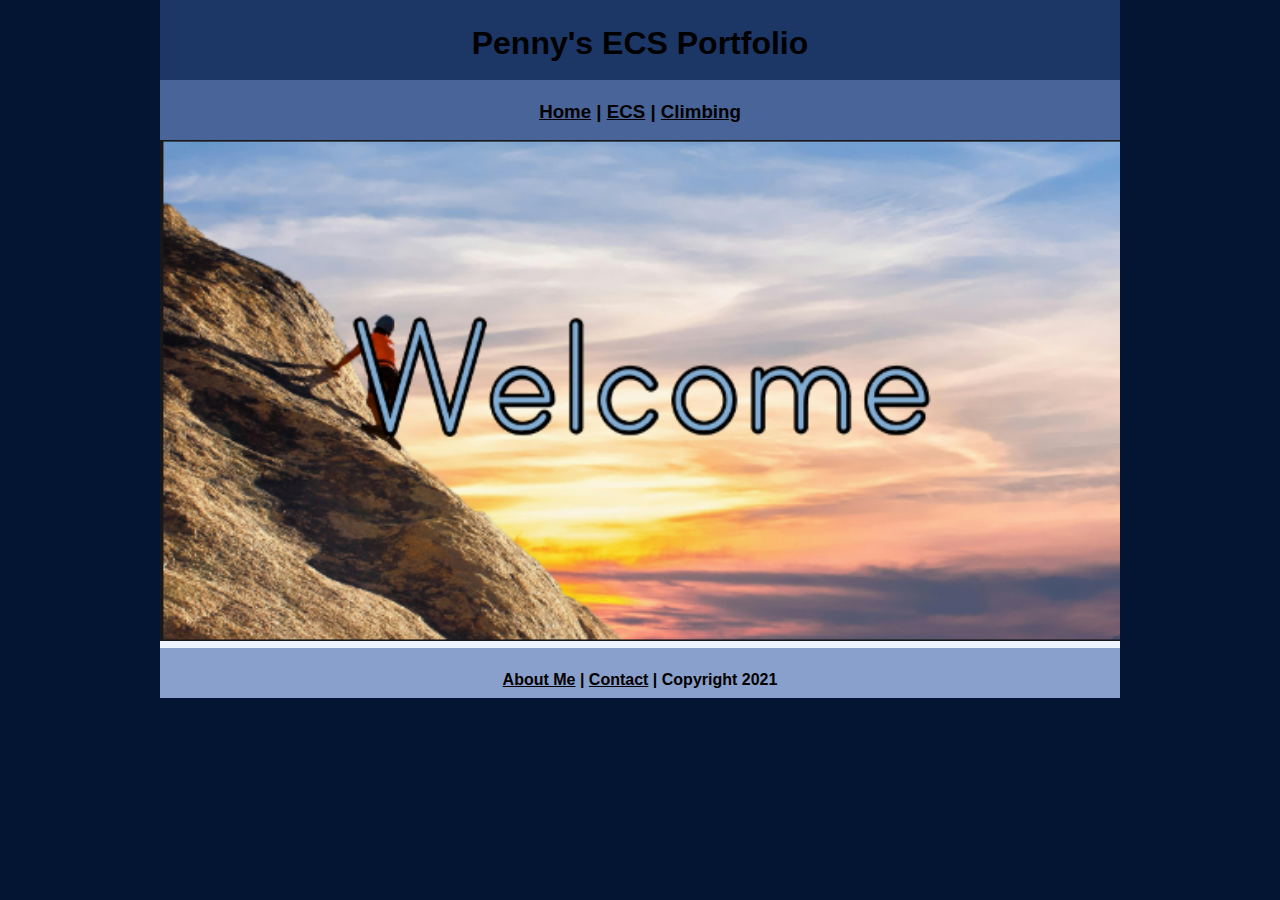
<file: index.html>
<!DOCTYPE html>
<html class="homePage">
<head>
	<!-- This is a comment! Text here will be ignored by the browser. -->
	<meta charset="UTF-8">
	<title> Penny's ECS Porfolio </title>
	<link href="myCSS.css" rel="stylesheet" type="text/css">
</head>
<body>
<div class="container">
  <div class="header">
  	<h1> Penny's ECS Portfolio </h1>
  </div>
  <div class="nav">
    <h3> <a href="index.html">Home</a> | <a href="ecs/index.html">ECS</a> | <a href="climbing/index.html">Climbing</a> </h3>
  </div>
  <div class="content">
	  <img src="images/welcome.png" alt="Welcome" width="960" >
  </div>
  <div class="footer">
    <h4> <a href="aboutme.html">About Me</a> | <a href="mailto:9632278@graniteschools.org">Contact</a> | Copyright 2021</h4>
  </div>
</div>
</body>
</html>
</file>
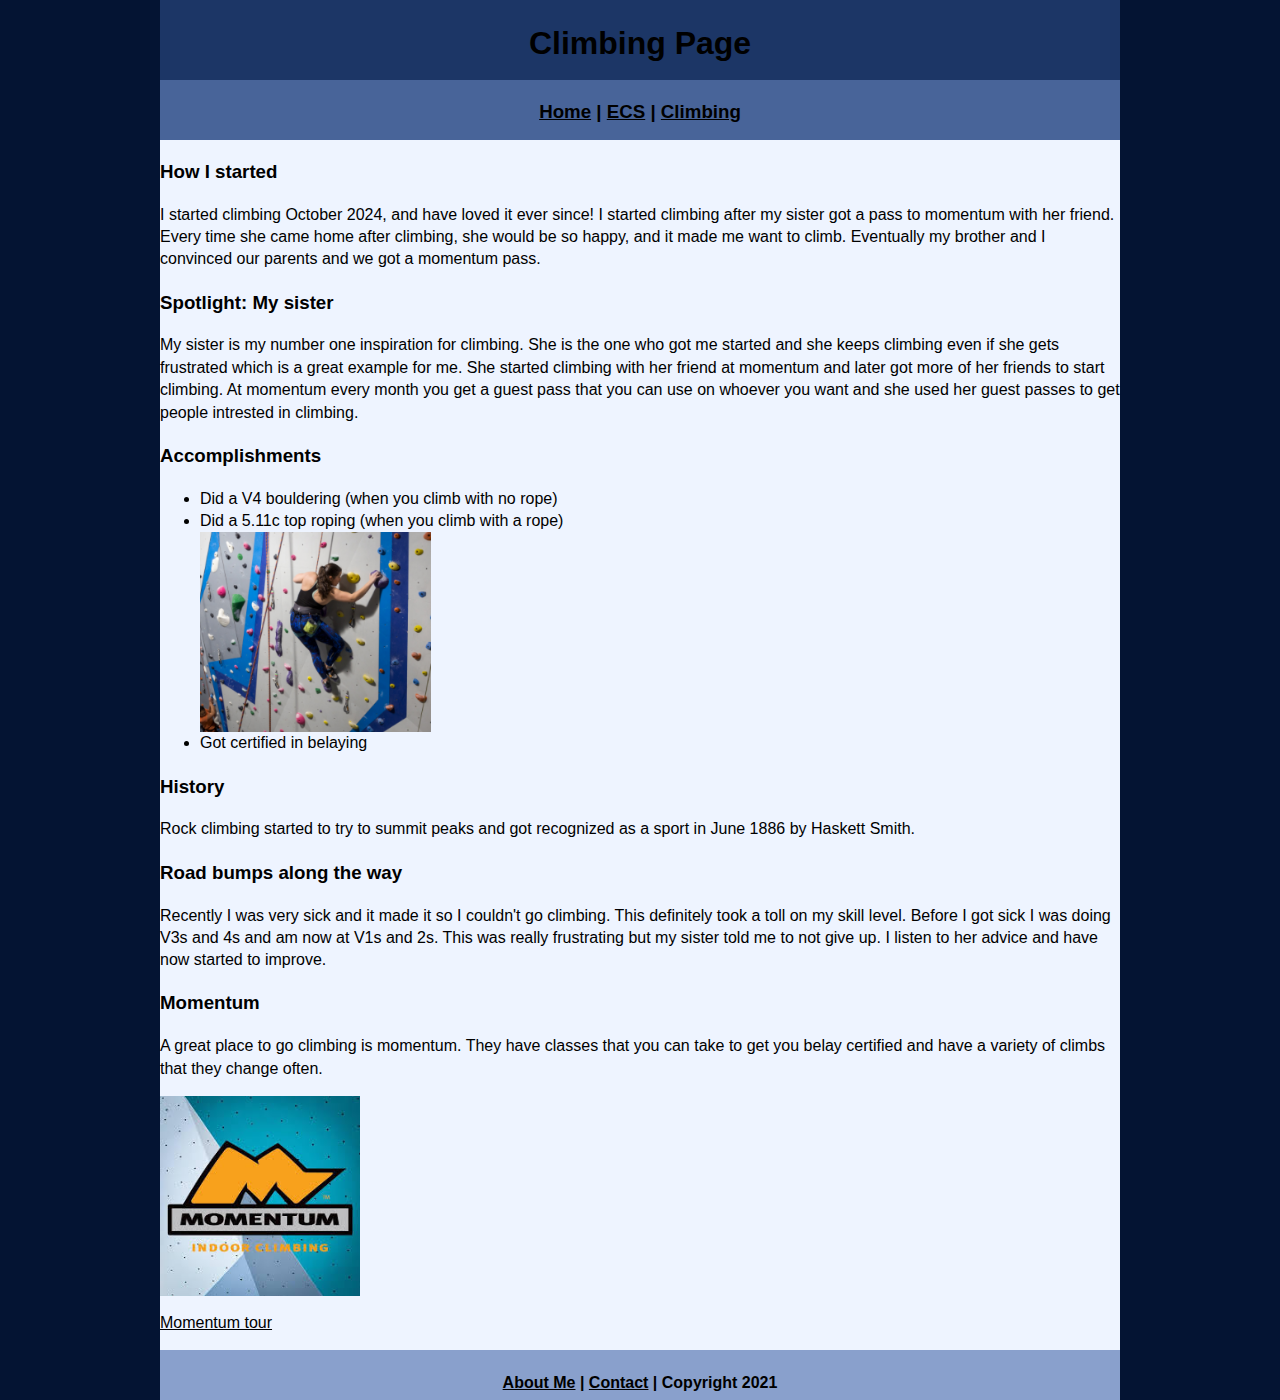
<file: climbing/index.html>
<!DOCTYPE html>
<html class="homePage">
<head>
	<!-- This is a comment! Text here will be ignored by the browser. -->
	<meta charset="UTF-8">
	<title> Climbing Page </title>
	<link href="../myCSS.css" rel="stylesheet" type="text/css">
</head>
<body>
<div class="container">
  <div class="header">
  	<h1> Climbing Page </h1>
  </div>
  <div class="nav">
    <h3> <a href="../index.html">Home</a> | <a href="../ecs/index.html">ECS</a> | <a href="index.html">Climbing</a> </h3>
  </div>
  <div class="content">
	<h3>How I started </h3>
    <p> I started climbing October 2024, and have loved it ever since! I started climbing after my sister got a pass to momentum with her friend. Every time she came home after climbing, she would be so happy, and it made me want to climb. Eventually my brother and I convinced our parents and we got a momentum pass.   </p>
    <h3>Spotlight: My sister</h3>
    <p>My sister is my number one inspiration for climbing. She is the one who got me started and she keeps climbing even if she gets frustrated which is a great example for me. She started climbing with her friend at momentum and later got more of her friends to start climbing. At momentum every month you get a guest pass that you can use on whoever you want and she used her guest passes to get people intrested in climbing.  </p>
    <h3>Accomplishments </h3>
    <ul> 
      <li> Did a V4 bouldering (when you climb with no rope)</li>
      <li> Did a 5.11c top roping (when you climb with a rope) </li>
      <img align="middle" src="../images/climb.png" height="200">
      <li> Got certified in belaying</li>
 </ul>
    <h3>History</h3>
    <p>Rock climbing started to try to summit peaks and got recognized as a sport in June 1886 by Haskett Smith. </p>  
   <h3>Road bumps along the way </h3>
    <p>Recently I was very sick and it made it so I couldn't go climbing. This definitely took a toll on my skill level. Before I got sick I was doing V3s and 4s and am now at V1s and 2s. This was really frustrating but my sister told me to not give up. I listen to her advice and have now started to improve. </p>
<h3>Momentum</h3>
	  <p>A great place to go climbing is momentum. They have classes that you can take to get you belay certified and have a variety of climbs that they change often.  </p> <img align="middle" src="../images/climbinggym.jpeg" alt="Momentum climbing gym" height="200">
	  <p> <a href="https://www.youtube.com/watch?v=AHLdHpeDYUA">Momentum tour</a> </p>
  </div>
  <div class="footer">
    <h4><a href="../aboutme.html">About Me</a> | <a href="mailto:9632278@graniteschools.org">Contact</a> | Copyright 2021</h4>
  </div>
</div>
</body>
</html>
</file>
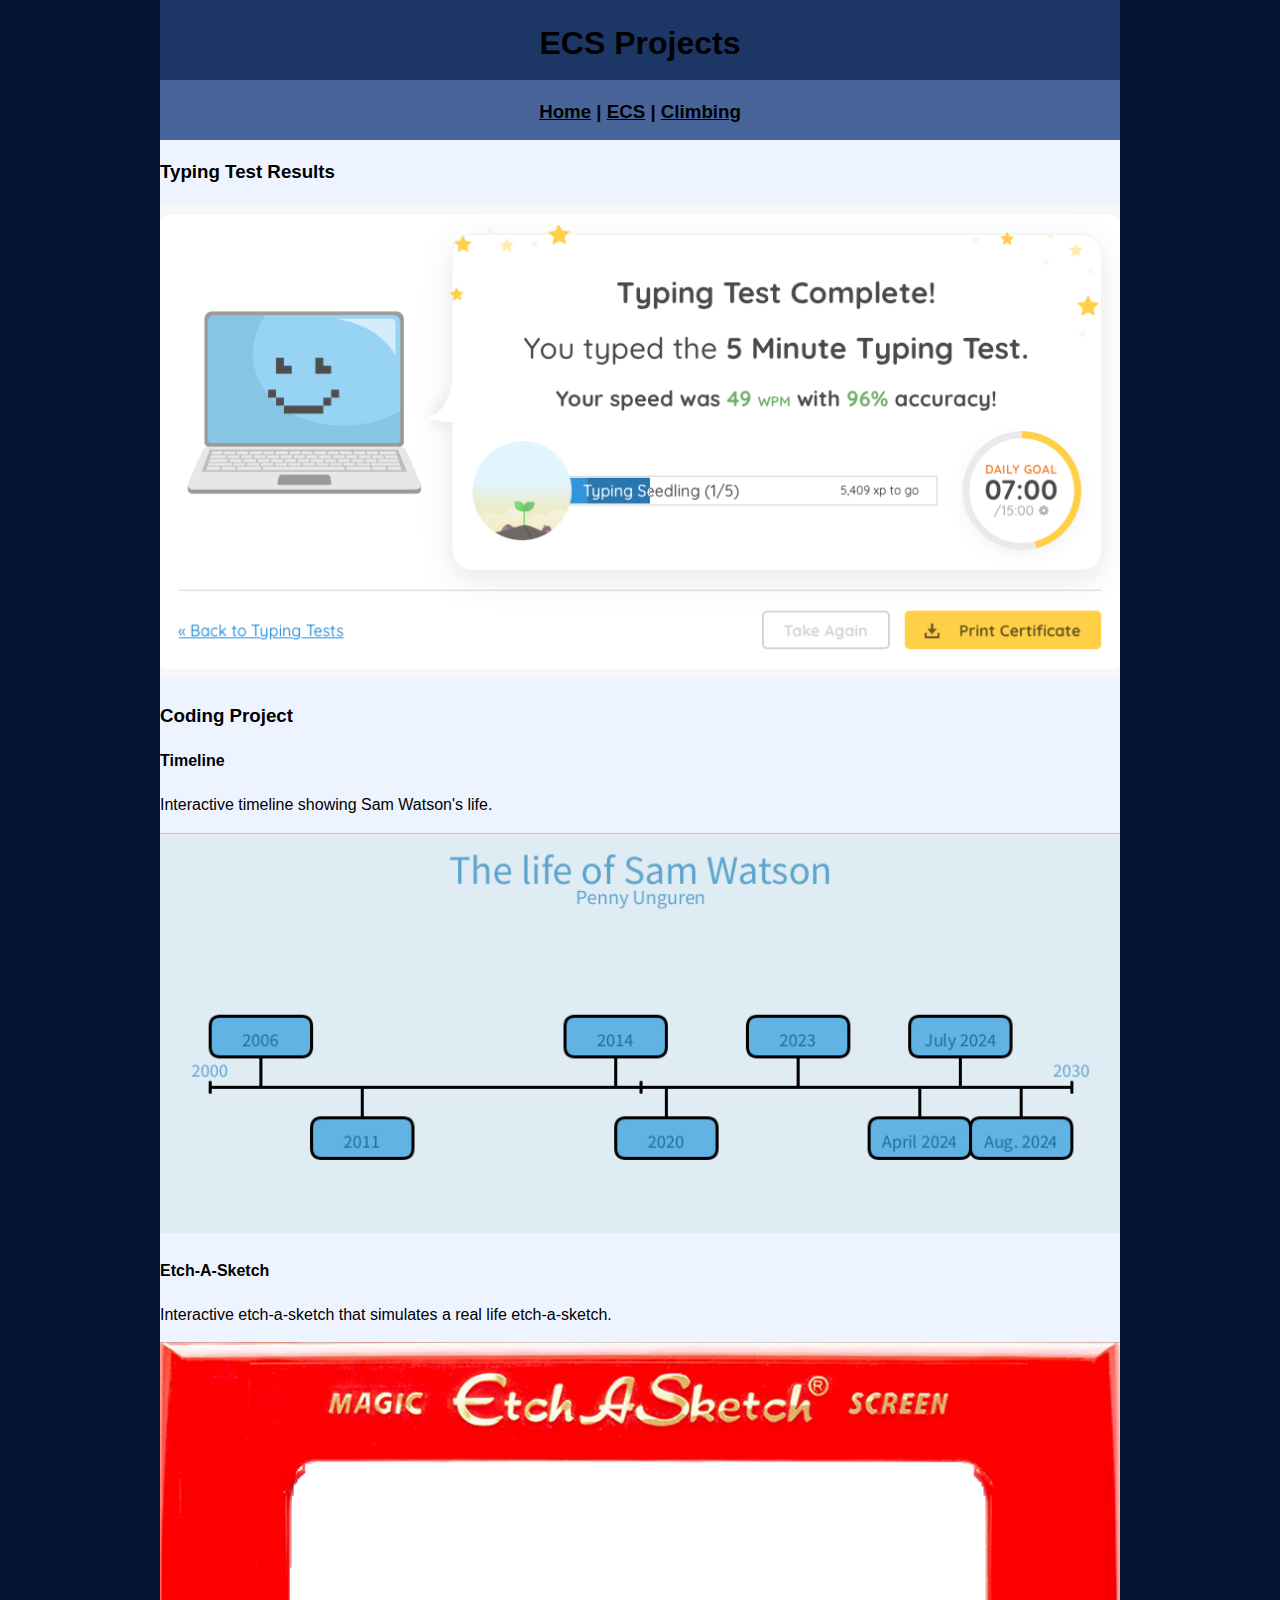
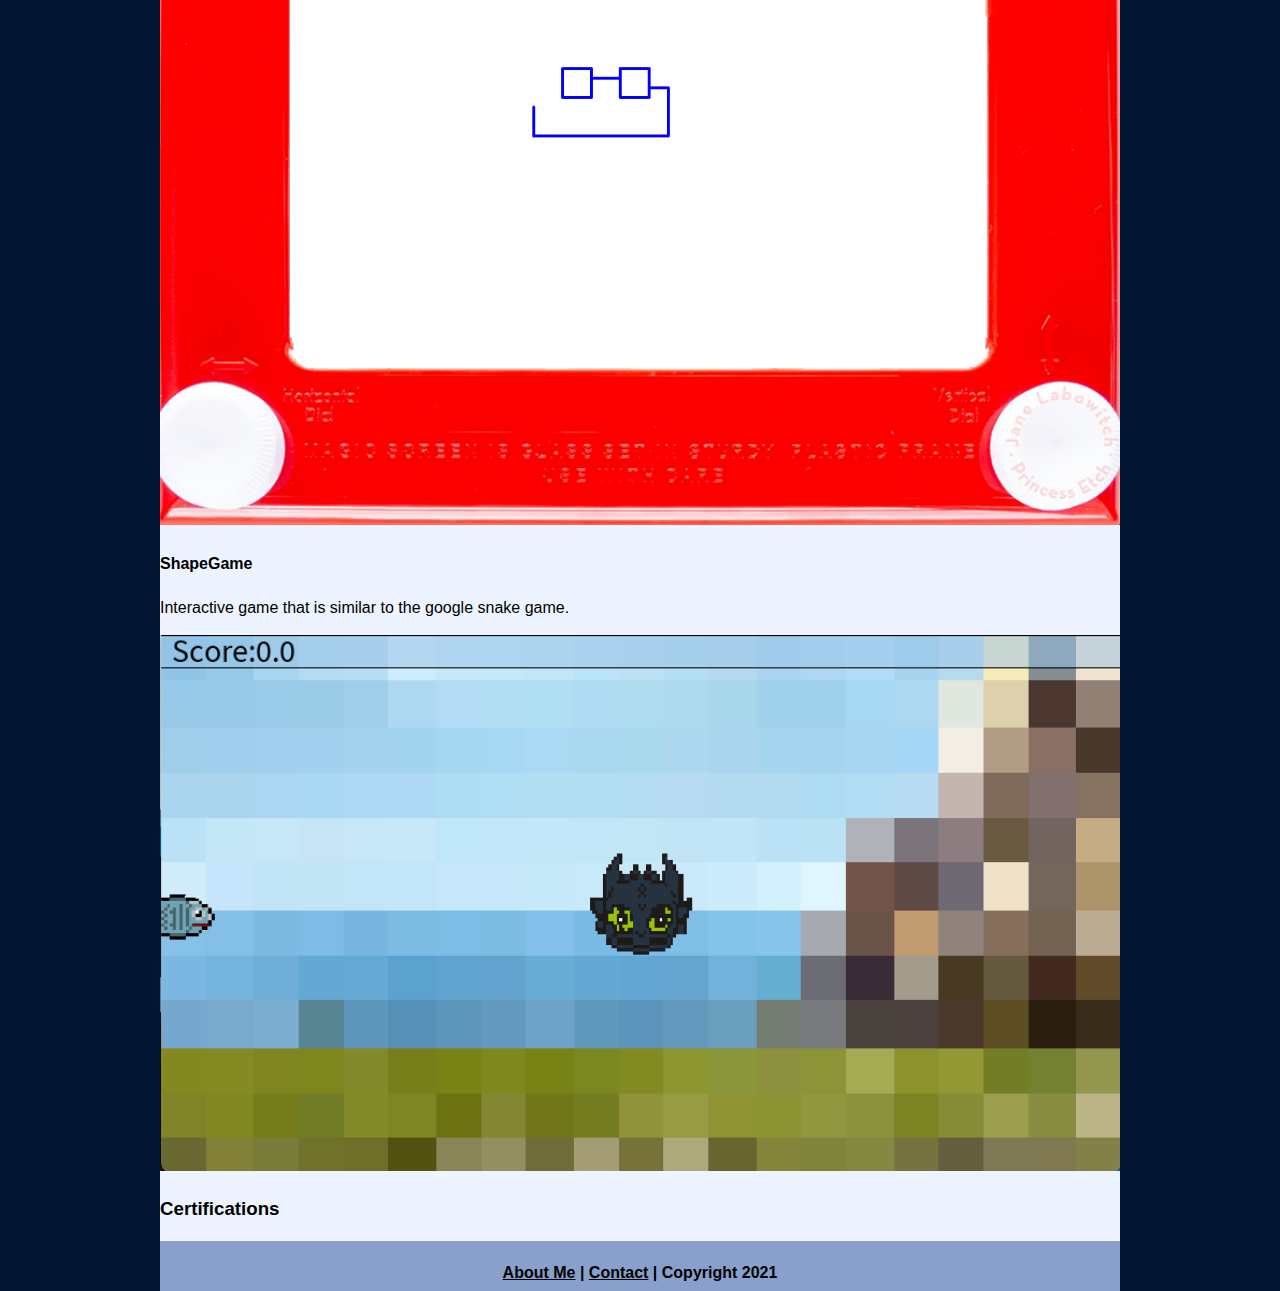
<file: ecs/index.html>
<!DOCTYPE html>
<html class="homePage">
<head>
	<!-- This is a comment! Text here will be ignored by the browser. -->
	<meta charset="UTF-8">
	<title> ECS Projects </title>
	<link href="../myCSS.css" rel="stylesheet" type="text/css">
</head>
<body>
<div class="container">
  <div class="header">
  	<h1> ECS Projects </h1>
  </div>
  <div class="nav">
    <h3> <a href="../index.html">Home</a> | <a href="index.html">ECS</a> | <a href="../climbing/index.html">Climbing</a> </h3>
  </div>
  <div class="content">
	  <h3>Typing Test Results</h3>
	  <img src="../images/typingtest.png" alt="Typing Test" width="960" >
	  <h3>Coding Project</h3>
	  <h4>Timeline</h4>
	  <p>Interactive timeline showing Sam Watson's life.</p>
	  <img src="../images/timeline.png" alt="Timeline" width="960" >
	  <h4>Etch-A-Sketch</h4>
	  <p>Interactive etch-a-sketch that simulates a real life etch-a-sketch.</p>
	  <img src="../images/ech.png" alt="Ethc-A-Sketch" width="960" >
	  <h4>ShapeGame</h4>
	  <p>Interactive game that is similar to the google snake game.</p>
	  <img src="../images/shape.png" alt="ShapeGame" width="960" >
	  <h3>Certifications</h3>
  </div>
  <div class="footer">
    <h4> <a href="../aboutme.html">About Me</a> | <a href="mailto:9632278@graniteschools.org">Contact</a> | Copyright 2021</h4>
  </div>
</div>
</body>
</html>
</file>
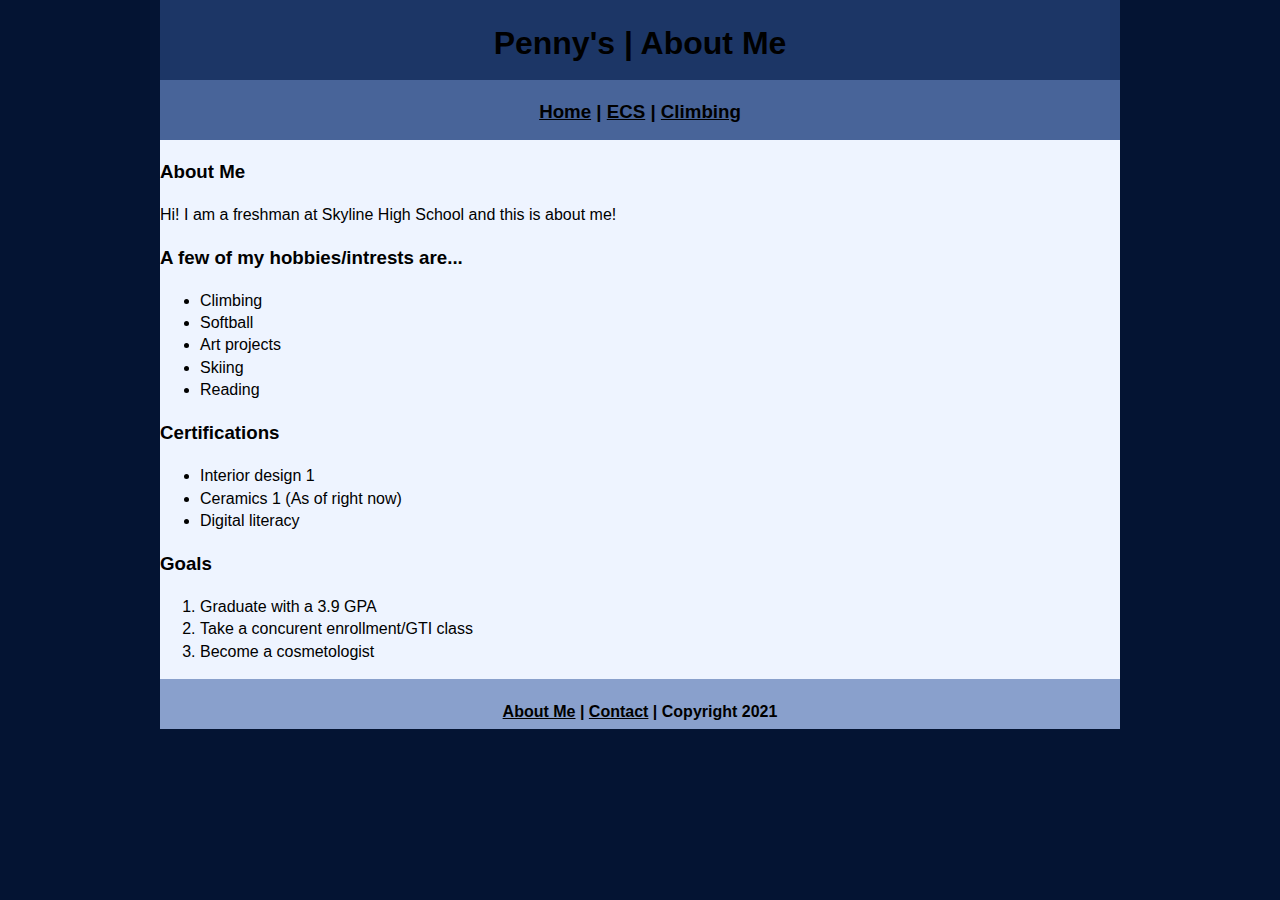
<file: aboutme.html>
<!DOCTYPE html>
<html class="homePage">
<head>
	<!-- This is a comment! Text here will be ignored by the browser. -->
	<meta charset="UTF-8">
	<title> Penny's | About Me </title>
	<link href="myCSS.css" rel="stylesheet" type="text/css">
</head>
<body>
<div class="container">
  <div class="header">
  	<h1> Penny's | About Me </h1>
  </div>
  <div class="nav">
    <h3> <a href="index.html">Home</a> | <a href="ecs/index.html">ECS</a> | <a href="climbing/index.html">Climbing</a> </h3>
  </div>
  <div class="content">
	 <h3> About Me </h3>
	  <p>Hi! I am a freshman at Skyline High School and this is about me!</p>
    <!-- Place all personal intrests and goals, only in the content class -->
 <h3>A few of my hobbies/intrests are...</h3>
    <ul>
    <li> Climbing</li>
    <li>Softball</li>
    <li>Art projects</li>
    <li>Skiing</li>
    <li> Reading</li>
    </ul>
    <h3>Certifications</h3>
    <ul>
      <li> Interior design 1</li>
      <li> Ceramics 1 (As of right now)</li>
      <li>Digital literacy</li>
    </ul>
    <h3>Goals</h3>
    <ol>
      <li> Graduate with a 3.9 GPA</li>
      <li> Take a concurent enrollment/GTI class</li>
      <li>Become a cosmetologist</li>
    </ol>
    
  </div>
  <div class="footer">
    <h4> <a href="aboutme.html">About Me</a> | <a href="mailto:9632278@graniteschools.org">Contact</a> | Copyright 2021</h4>
  </div>
</div>
</body>
</html>
</file>
<file: myCSS.css>
@charset "UTF-8";
/* This is a comment! Text here will be ignored by the browser. */

.homePage {
	background: #041433;
}
.container {
	width: 960px;
	margin: 0 auto;
}
.header {
	background: #1C3666;
	text-align: center;
	margin: 0px;
	padding: 5;
	float: left;
	width: 100%;
	height: 80px;
	
}
.nav {
	background: #486499;
	margin: 0px;
	padding: 5;
	float: left;
	width: 100%;
	height: 60px;
	text-align: center;
}
.content {
	background: #EEF4FF;
	margin: 0px;
	float: left;
	width: 100%;
	text-align: left;
}
.footer {
	background: #89A0CC;
	margin: 0px;
	float: left;
	width: 100%;
	height: 50px;
	text-align: center;
}
body {
     font: 100%/1.4 Optima, Verdana, Arial, Helvetica, sans-serif;
     background-color: #FFFFFF;
     margin: 0;
     padding: 0;
     color: #000;
}

a:link {
     color: #000000;
}
a:visited {
     color: #000000;
}
a:hover, a:active, a:focus { 
     text-decoration: underline;
}
</file>
